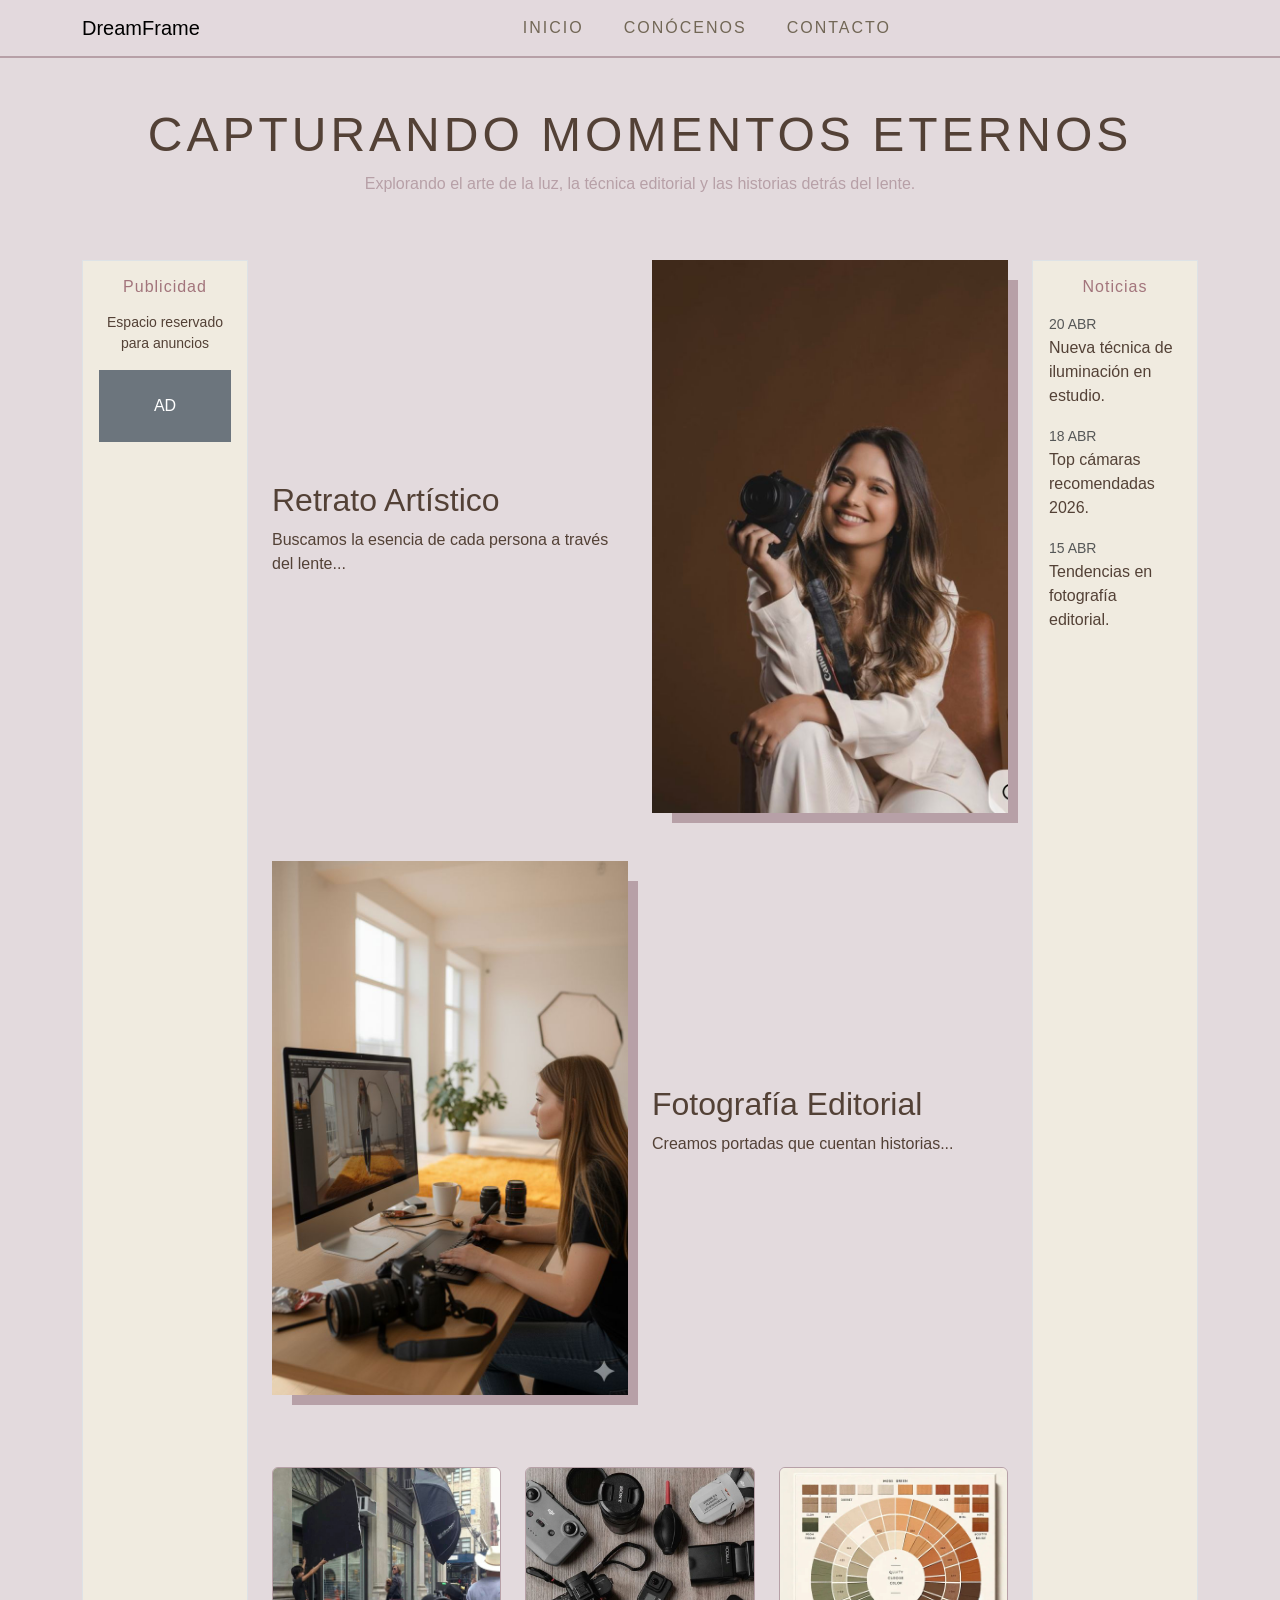
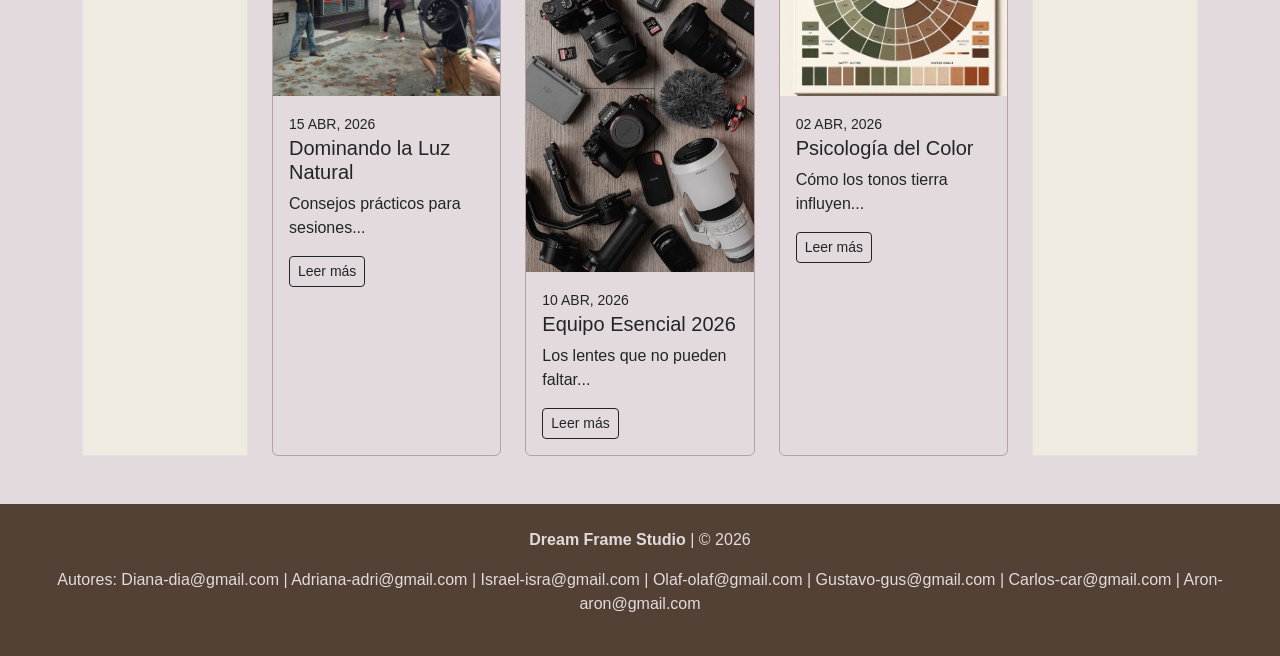
<file: index.html>
<!DOCTYPE html>
<html lang="es">

<head>
  <meta charset="UTF-8">
  <meta name="viewport" content="width=device-width, initial-scale=1.0">
  <link href="https://cdn.jsdelivr.net/npm/bootstrap@5.3.2/dist/css/bootstrap.min.css" rel="stylesheet">
  <link rel="stylesheet" href="./style/style.css">
  <title>DreamFrame | Blog de Fotografía y Estudio</title>
</head>

<body>

  <nav class="navbar navbar-expand-lg sticky-top custom-nav">
    <div class="container">
      <a class="navbar-brand" href="#">DreamFrame</a>
      <button class="navbar-toggler" type="button" data-bs-toggle="collapse" data-bs-target="#nav">
        <span class="navbar-toggler-icon"></span>
      </button>

      <div class="collapse navbar-collapse justify-content-center" id="nav">
        <ul class="navbar-nav gap-4">
          <li class="nav-item"><a class="nav-link" href="index.html">INICIO</a></li>
          <li class="nav-item"><a class="nav-link" href="about.html">CONÓCENOS</a></li>
          <li class="nav-item"><a class="nav-link" href="contact.html">CONTACTO</a></li>
        </ul>
      </div>
    </div>
  </nav>

  <header class="text-center py-5">
    <h1 class="display-5">Capturando Momentos Eternos</h1>
    <p class="subtitle">Explorando el arte de la luz, la técnica editorial y las historias detrás del lente.</p>
  </header>

  <div class="container">

    <div class="row">
      <aside class="col-md-2 d-none d-md-block">
        <div class="p-3 bg-light border h-100 text-center">
          <h6 class="mb-3">Publicidad</h6>
          <p class="small">Espacio reservado para anuncios</p>
          <div class="bg-secondary text-white p-4 mt-3">
            AD
          </div>
        </div>
      </aside>
      <main class="col-md-8">
        <div class="row align-items-center mb-5">
          <div class="col-md-6 order-md-2">
            <img src="assets/img/F.perfil.jpg" class="img-fluid shadow-custom" alt="">
          </div>
          <div class="col-md-6">
            <h2>Retrato Artístico</h2>
            <p>Buscamos la esencia de cada persona a través del lente...</p>
          </div>
        </div>

        <div class="row align-items-center mb-5">
          <div class="col-md-6">
            <img src="assets/img/trabajando.jpg" class="img-fluid shadow-custom" alt="">
          </div>
          <div class="col-md-6">
            <h2>Fotografía Editorial</h2>
            <p>Creamos portadas que cuentan historias...</p>
          </div>
        </div>

        <div class="row g-4 mt-4">
          <div class="col-md-4">
            <div class="card h-100 custom-card">
              <img src="assets/img/luz.jpg" class="card-img-top">
              <div class="card-body">
                <small>15 ABR, 2026</small>
                <h5>Dominando la Luz Natural</h5>
                <p>Consejos prácticos para sesiones...</p>
                <a href="#" class="btn btn-sm btn-outline-dark">Leer más</a>
              </div>
            </div>
          </div>

          <div class="col-md-4">
            <div class="card h-100 custom-card">
              <img src="assets/img/equipo.jpg" class="card-img-top">
              <div class="card-body">
                <small>10 ABR, 2026</small>
                <h5>Equipo Esencial 2026</h5>
                <p>Los lentes que no pueden faltar...</p>
                <a href="#" class="btn btn-sm btn-outline-dark">Leer más</a>
              </div>
            </div>
          </div>

          <div class="col-md-4">
            <div class="card h-100 custom-card">
              <img src="assets/img/psiCol.jpg" class="card-img-top">
              <div class="card-body">
                <small>02 ABR, 2026</small>
                <h5>Psicología del Color</h5>
                <p>Cómo los tonos tierra influyen...</p>
                <a href="#" class="btn btn-sm btn-outline-dark">Leer más</a>
              </div>
            </div>
          </div>
        </div>
      </main>
      <aside class="col-md-2 d-none d-md-block">
        <div class="p-3 bg-light border h-100">
          <h6 class="mb-3 text-center">Noticias</h6>

          <div class="mb-3">
            <small class="text-muted">20 ABR</small>
            <p class="mb-1">Nueva técnica de iluminación en estudio.</p>
          </div>

          <div class="mb-3">
            <small class="text-muted">18 ABR</small>
            <p class="mb-1">Top cámaras recomendadas 2026.</p>
          </div>

          <div>
            <small class="text-muted">15 ABR</small>
            <p class="mb-1">Tendencias en fotografía editorial.</p>
          </div>
        </div>
      </aside>
    </div>
  </div>

  <footer class="text-center mt-5 p-4 custom-footer">
    <p><b>Dream Frame Studio</b> | © 2026</p>
    <p>Autores: Diana-dia@gmail.com | Adriana-adri@gmail.com | Israel-isra@gmail.com | Olaf-olaf@gmail.com |
      Gustavo-gus@gmail.com | Carlos-car@gmail.com | Aron-aron@gmail.com</p>
  </footer>

  <script src="https://cdn.jsdelivr.net/npm/bootstrap@5.3.2/dist/js/bootstrap.bundle.min.js"></script>

</body>
  
</html>
</file>
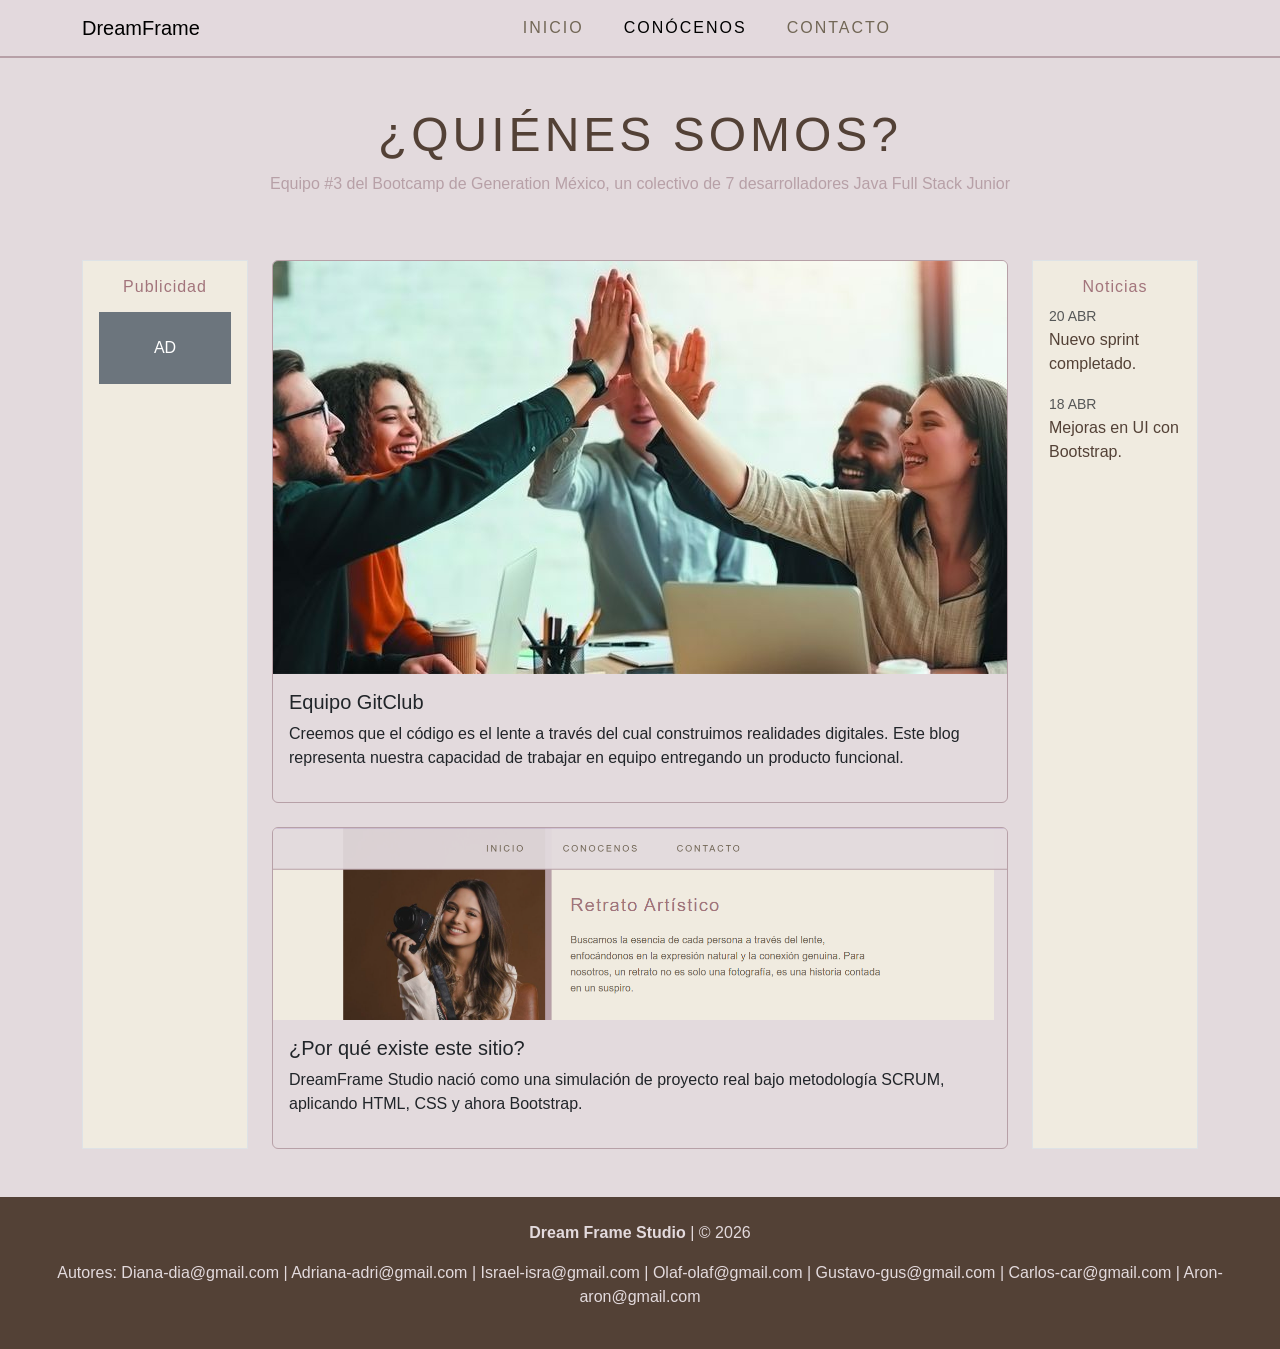
<file: about.html>
<!DOCTYPE html>
<html lang="es">

<head>
  <meta charset="UTF-8">
  <meta name="viewport" content="width=device-width, initial-scale=1.0">
  <link href="https://cdn.jsdelivr.net/npm/bootstrap@5.3.2/dist/css/bootstrap.min.css" rel="stylesheet">
  <link rel="stylesheet" href="./style/style.css">
  <title>DreamFrame | Conócenos</title>
</head>

<body>

  <nav class="navbar navbar-expand-lg sticky-top custom-nav">
    <div class="container">
      <a class="navbar-brand" href="#">DreamFrame</a>

      <button class="navbar-toggler" type="button" data-bs-toggle="collapse" data-bs-target="#nav">
        <span class="navbar-toggler-icon"></span>
      </button>

      <div class="collapse navbar-collapse justify-content-center" id="nav">
        <ul class="navbar-nav gap-4">
          <li class="nav-item"><a class="nav-link" href="index.html">INICIO</a></li>
          <li class="nav-item"><a class="nav-link active" href="about.html">CONÓCENOS</a></li>
          <li class="nav-item"><a class="nav-link" href="contact.html">CONTACTO</a></li>
        </ul>
      </div>
    </div>
  </nav>

  <header class="text-center py-5">
    <h1 class="display-5">¿Quiénes somos?</h1>
    <p class="subtitle">Equipo #3 del Bootcamp de Generation México, un colectivo de 7 desarrolladores Java Full Stack
      Junior</p>
  </header>

  <div class="container">
    <div class="row">

      <aside class="col-md-2 d-none d-md-block">
        <div class="p-3 bg-light border text-center h-100">
          <h6>Publicidad</h6>
          <div class="bg-secondary text-white p-4 mt-3">AD</div>
        </div>
      </aside>

      <main class="col-md-8">

        <div class="card mb-4 custom-card">
          <img src="assets/img/integrantes.jpg" class="card-img-top">
          <div class="card-body">
            <h5>Equipo GitClub</h5>
            <p>
              Creemos que el código es el lente a través del cual construimos realidades digitales.
              Este blog representa nuestra capacidad de trabajar en equipo entregando un producto funcional.
            </p>
          </div>
        </div>

        <div class="card custom-card">
          <img src="assets/img/blog-cap.png" class="card-img-top">
          <div class="card-body">
            <h5>¿Por qué existe este sitio?</h5>
            <p>
              DreamFrame Studio nació como una simulación de proyecto real bajo metodología SCRUM,
              aplicando HTML, CSS y ahora Bootstrap.
            </p>
          </div>
        </div>

      </main>

      <aside class="col-md-2 d-none d-md-block">
        <div class="p-3 bg-light border h-100">
          <h6 class="text-center">Noticias</h6>

          <div class="mb-3">
            <small class="text-muted">20 ABR</small>
            <p class="mb-1">Nuevo sprint completado.</p>
          </div>

          <div class="mb-3">
            <small class="text-muted">18 ABR</small>
            <p class="mb-1">Mejoras en UI con Bootstrap.</p>
          </div>

        </div>
      </aside>

    </div>
  </div>

  <footer class="text-center mt-5 p-4 custom-footer">
    <p><b>Dream Frame Studio</b> | © 2026</p>
    <p>Autores: Diana-dia@gmail.com | Adriana-adri@gmail.com | Israel-isra@gmail.com | Olaf-olaf@gmail.com |
      Gustavo-gus@gmail.com | Carlos-car@gmail.com | Aron-aron@gmail.com</p>
  </footer>

  <script src="https://cdn.jsdelivr.net/npm/bootstrap@5.3.2/dist/js/bootstrap.bundle.min.js"></script>

</body>

</html>
</file>
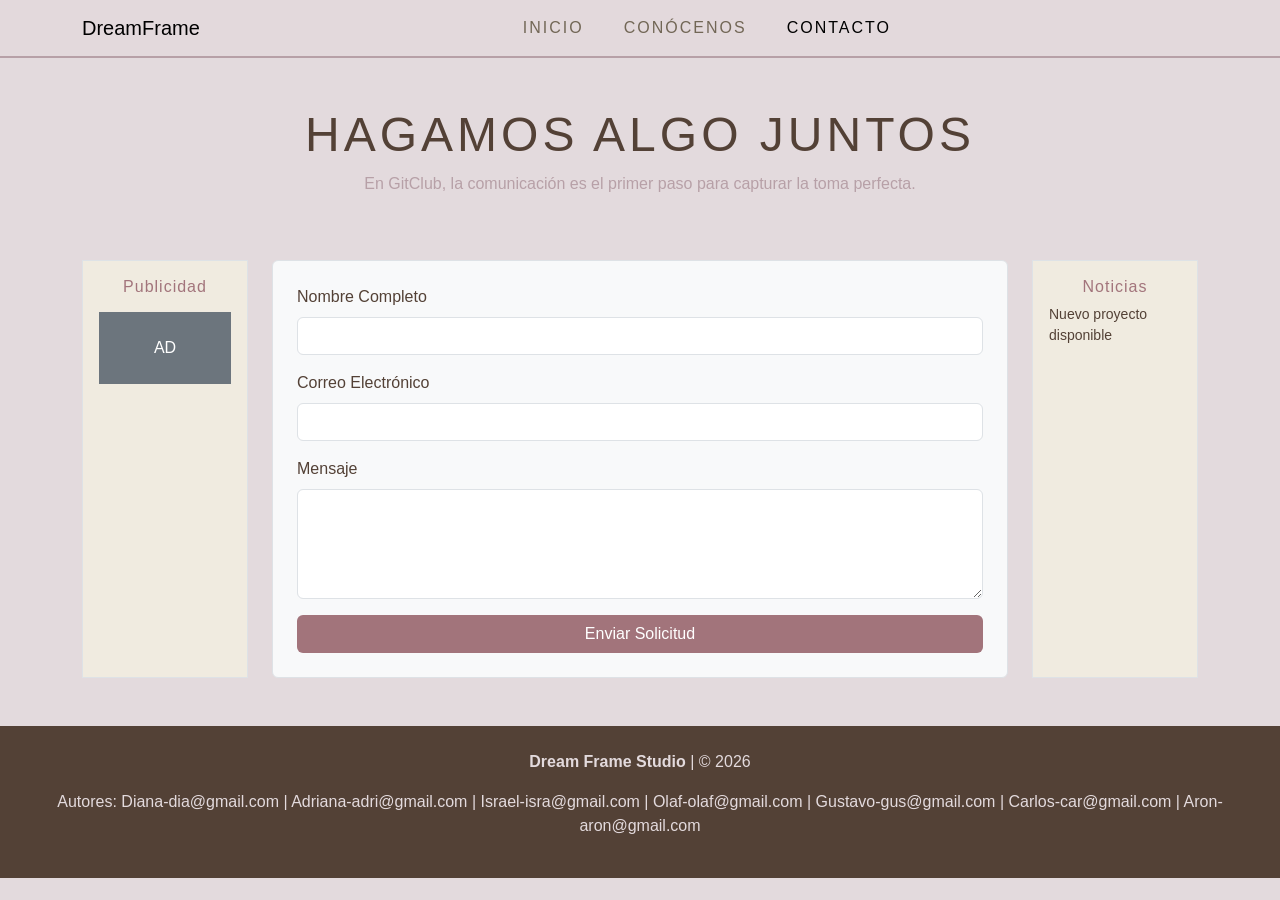
<file: contact.html>
<!DOCTYPE html>
<html lang="es">

<head>
    <meta charset="UTF-8">
    <meta name="viewport" content="width=device-width, initial-scale=1.0">
    <link href="https://cdn.jsdelivr.net/npm/bootstrap@5.3.2/dist/css/bootstrap.min.css" rel="stylesheet">
    <link rel="stylesheet" href="./style/style.css">
    <title>DreamFrame | Contacto</title>
</head>

<body>
    <nav class="navbar navbar-expand-lg sticky-top custom-nav">
        <div class="container">
            <a class="navbar-brand" href="#">DreamFrame</a>

            <button class="navbar-toggler" type="button" data-bs-toggle="collapse" data-bs-target="#nav">
                <span class="navbar-toggler-icon"></span>
            </button>

            <div class="collapse navbar-collapse justify-content-center" id="nav">
                <ul class="navbar-nav gap-4">
                    <li class="nav-item"><a class="nav-link" href="index.html">INICIO</a></li>
                    <li class="nav-item"><a class="nav-link" href="about.html">CONÓCENOS</a></li>
                    <li class="nav-item"><a class="nav-link active" href="contact.html">CONTACTO</a></li>
                </ul>
            </div>
        </div>
    </nav>

    <header class="text-center py-5">
        <h1 class="display-5">Hagamos algo juntos</h1>
        <p class="subtitle">En GitClub, la comunicación es el primer paso para capturar la toma perfecta.</p>
    </header>

    <div class="container">
        <div class="row">

            <aside class="col-md-2 d-none d-md-block">
                <div class="p-3 bg-light border text-center h-100">
                    <h6>Publicidad</h6>
                    <div class="bg-secondary text-white p-4 mt-3">AD</div>
                </div>
            </aside>

            <main class="col-md-8">
                <div id="alerta" class="alert alert-success alert-dismissible fade show d-none" role="alert">
                    Mensaje enviado correctamente.
                    <button type="button" class="btn-close" data-bs-dismiss="alert"></button>
                </div>
                <form id="formulario" class="p-4 border rounded bg-light">

                    <div class="mb-3">
                        <label class="form-label">Nombre Completo</label>
                        <input type="text" class="form-control" required>
                    </div>

                    <div class="mb-3">
                        <label class="form-label">Correo Electrónico</label>
                        <input type="email" class="form-control" required>
                    </div>

                    <div class="mb-3">
                        <label class="form-label">Mensaje</label>
                        <textarea class="form-control" rows="4" required></textarea>
                    </div>

                    <button type="submit" class="btn w-100" style="background-color:#A2747B; color:#fff;">
                        Enviar Solicitud
                    </button>

                </form>

            </main>

            <aside class="col-md-2 d-none d-md-block">
                <div class="p-3 bg-light border h-100">
                    <h6 class="text-center">Noticias</h6>
                    <p class="small">Nuevo proyecto disponible</p>
                </div>
            </aside>

        </div>
    </div>

    <footer class="text-center mt-5 p-4 custom-footer">
        <p><b>Dream Frame Studio</b> | © 2026</p>
        <p>Autores: Diana-dia@gmail.com | Adriana-adri@gmail.com | Israel-isra@gmail.com | Olaf-olaf@gmail.com |
            Gustavo-gus@gmail.com | Carlos-car@gmail.com | Aron-aron@gmail.com</p>
    </footer>

    <script src="https://cdn.jsdelivr.net/npm/bootstrap@5.3.2/dist/js/bootstrap.bundle.min.js"></script>
    <script src="./js/script.js"></script>
</body>

</html>
</file>
<file: style/style.css>
html {
    height: 100%;
    width: 100%;
  }

body {
    background-color: #E3DADD;
    color: #534136;
    font-family: 'Montserrat', sans-serif;
}

.custom-nav {
    background-color: rgba(227, 218, 221, 0.95);
    border-bottom: 2px solid #B7A0A7;
}

.nav-link {
    color: #726756;
    letter-spacing: 2px;
}

.nav-link:hover {
    color: #A2747B;
}

h1 {
    letter-spacing: 4px;
    text-transform: uppercase;
}

.subtitle {
    color: #B7A0A7;
}

.custom-card {
    background-color: #E3DADD;
    border: 1px solid #B7A0A7;
}

.shadow-custom {
    box-shadow: 15px 15px 0px -5px #B7A0A7;
}

aside .bg-light {
    background-color: #f0ebe0 !important;
}

aside h6 {
    color: #A2747B;
    letter-spacing: 1px;
}

.custom-footer {
    background-color: #534136;
    color: #E3DADD;
}
</file>
